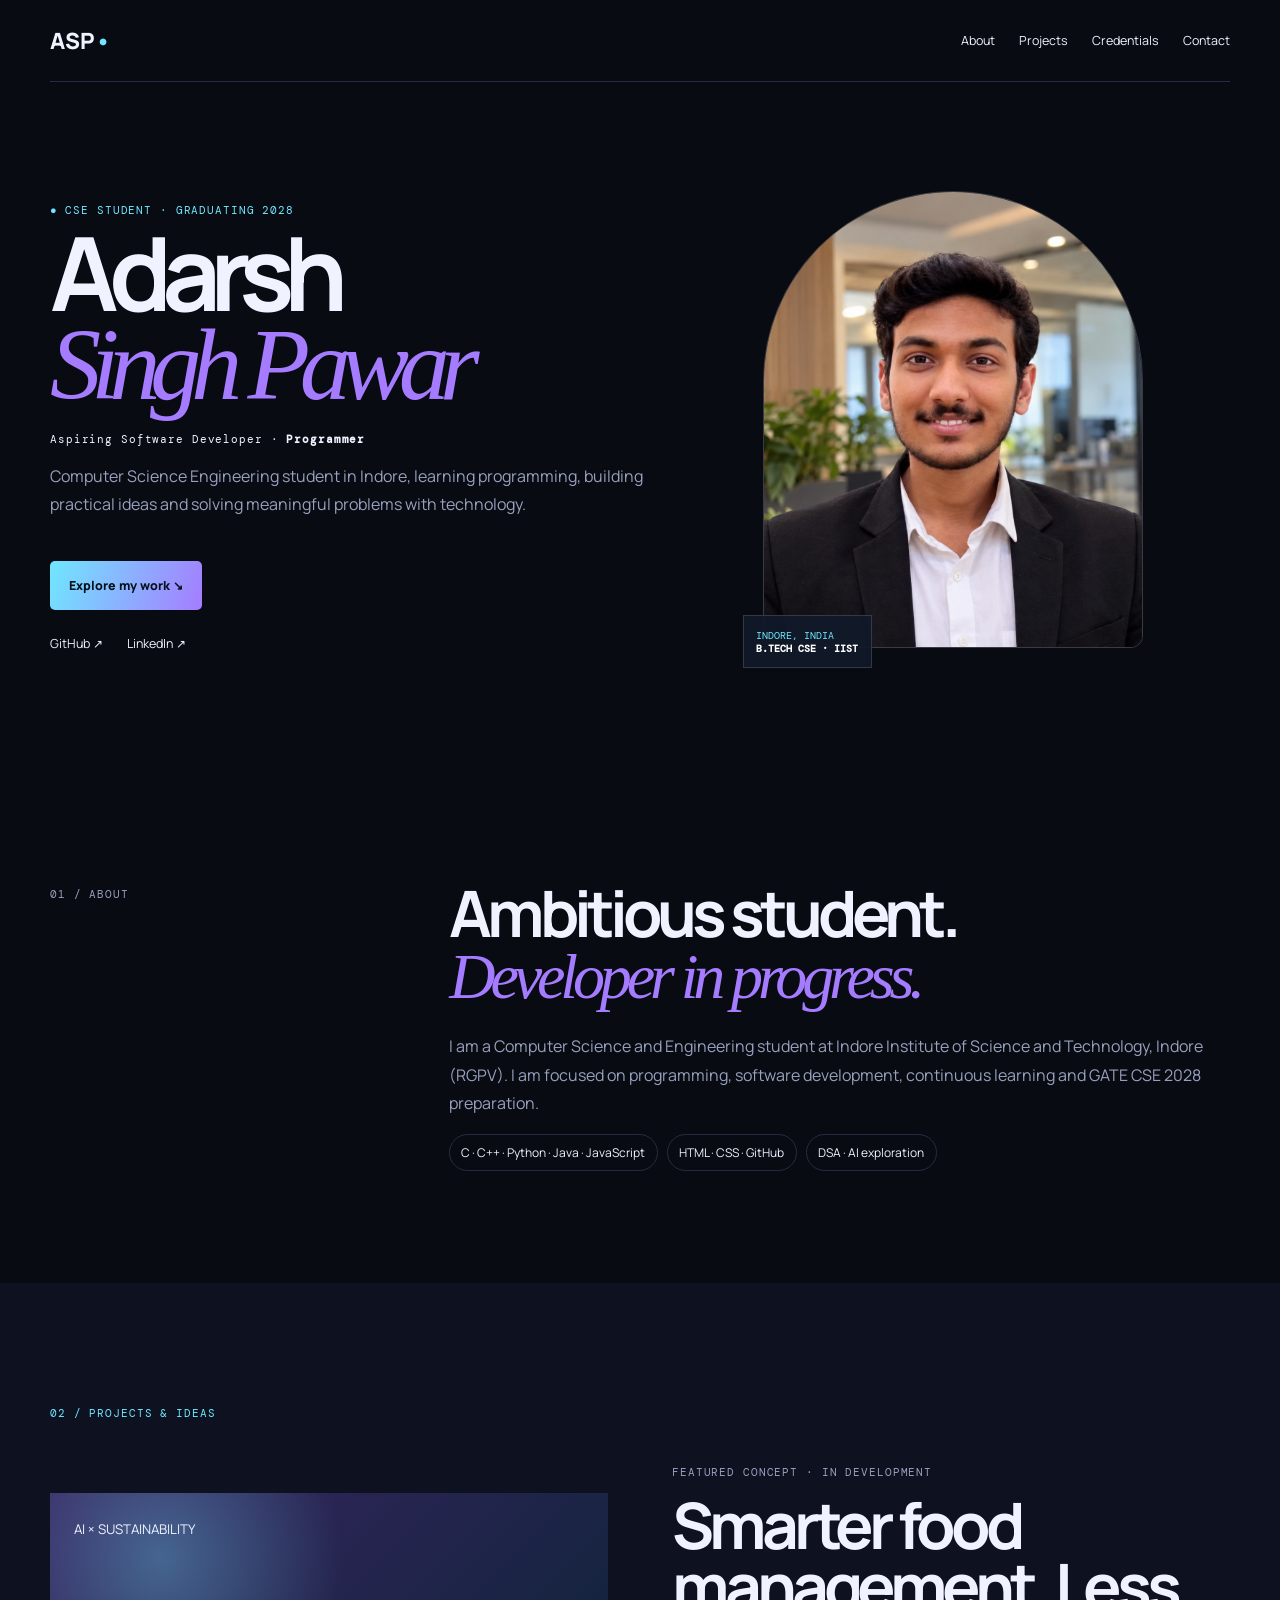
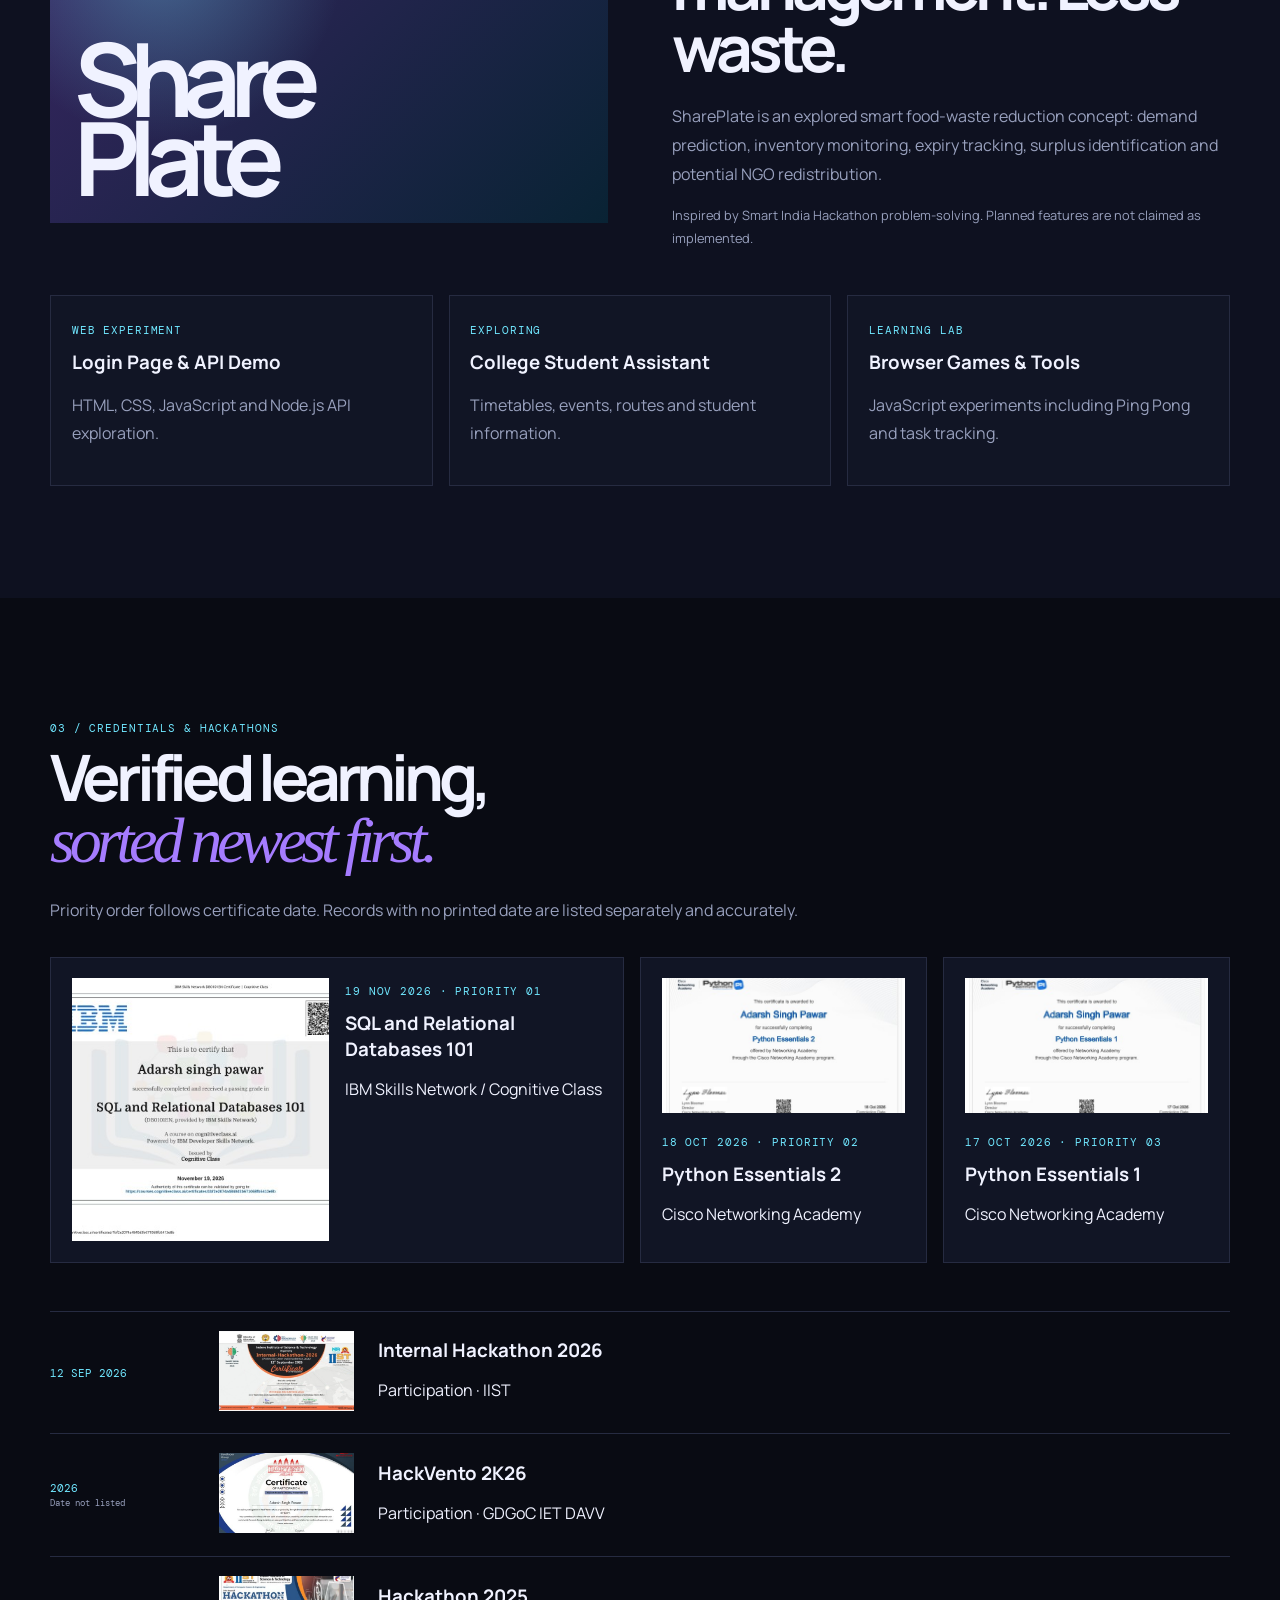
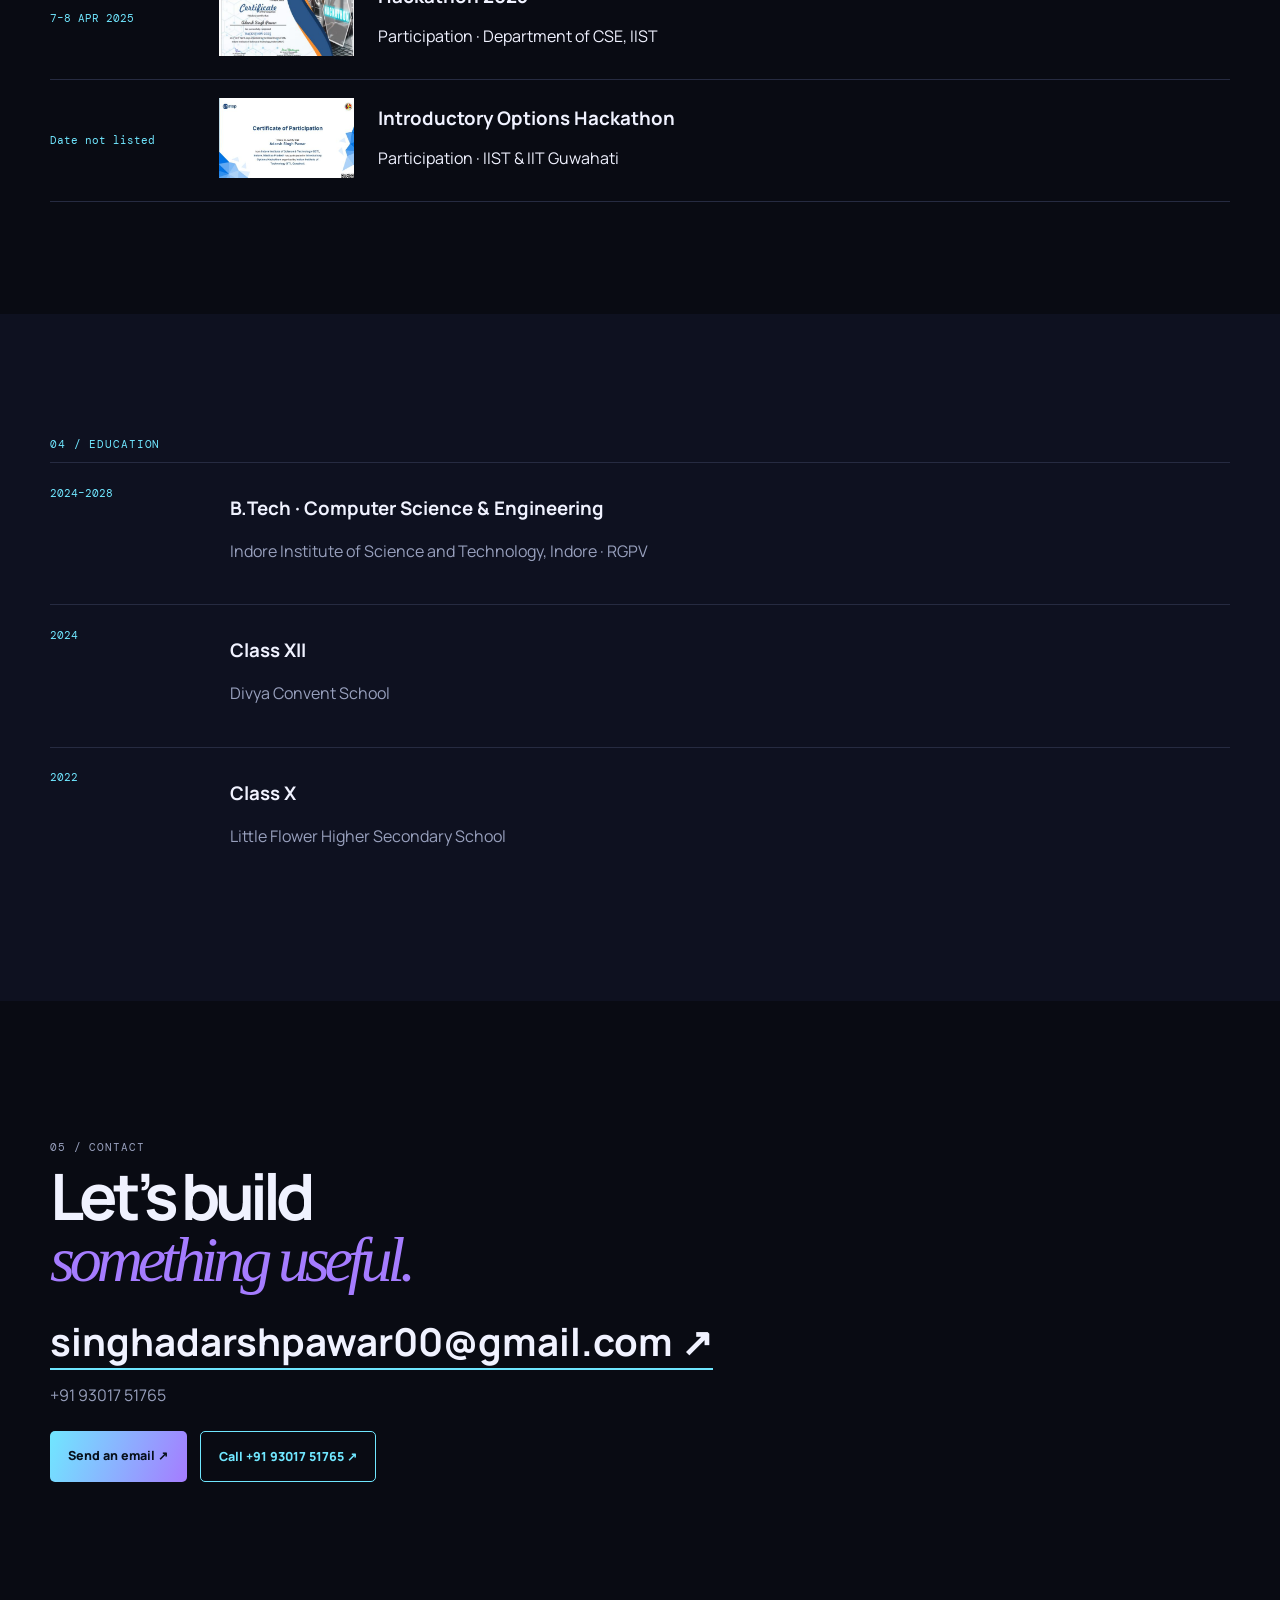
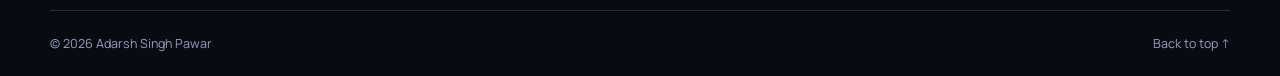
<file: index.html>
<!doctype html><html lang="en"><head><meta charset="UTF-8"><meta name="viewport" content="width=device-width,initial-scale=1"><title>Adarsh Singh Pawar | Portfolio</title><link rel="preconnect" href="https://fonts.googleapis.com"><link rel="preconnect" href="https://fonts.gstatic.com" crossorigin><link href="https://fonts.googleapis.com/css2?family=DM+Mono&family=Manrope:wght@400;600;700;800&display=swap" rel="stylesheet"><link rel="stylesheet" href="styles.css"></head><body><header><a class="logo" href="#home">ASP<span>•</span></a><button class="menu">Menu</button><nav><a href="#about">About</a><a href="#projects">Projects</a><a href="#credentials">Credentials</a><a href="#contact">Contact</a></nav></header><main id="home"><section class="hero wrap"><div><p class="label">● CSE STUDENT · GRADUATING 2028</p><h1>Adarsh<br><em>Singh Pawar</em></h1><p class="role">Aspiring Software Developer · <b id="role">Programmer</b></p><p class="lead">Computer Science Engineering student in Indore, learning programming, building practical ideas and solving meaningful problems with technology.</p><a class="button" href="#projects">Explore my work ↘</a><div class="links"><a href="https://github.com/adarsh70019">GitHub ↗</a><a href="https://www.linkedin.com/in/adarsh-singh-pawar-414971384">LinkedIn ↗</a></div></div><div class="portrait"><img src="assets/adarsh-pawar.png" alt="Adarsh Singh Pawar"><div>INDORE, INDIA<br><b>B.TECH CSE · IIST</b></div></div></section><section id="about" class="wrap section two"><p class="label">01 / ABOUT</p><div><h2>Ambitious student.<br><em>Developer in progress.</em></h2><p>I am a Computer Science and Engineering student at Indore Institute of Science and Technology, Indore (RGPV). I am focused on programming, software development, continuous learning and GATE CSE 2028 preparation.</p><div class="pills"><span>C · C++ · Python · Java · JavaScript</span><span>HTML · CSS · GitHub</span><span>DSA · AI exploration</span></div></div></section><section id="projects" class="dark section"><div class="wrap"><p class="label">02 / PROJECTS & IDEAS</p><article class="share"><div><small>AI × SUSTAINABILITY</small><strong>Share<br>Plate</strong></div><aside><p class="label">FEATURED CONCEPT · IN DEVELOPMENT</p><h2>Smarter food management. Less waste.</h2><p>SharePlate is an explored smart food-waste reduction concept: demand prediction, inventory monitoring, expiry tracking, surplus identification and potential NGO redistribution.</p><p class="note">Inspired by Smart India Hackathon problem-solving. Planned features are not claimed as implemented.</p></aside></article><div class="cards"><article><b>WEB EXPERIMENT</b><h3>Login Page & API Demo</h3><p>HTML, CSS, JavaScript and Node.js API exploration.</p></article><article><b>EXPLORING</b><h3>College Student Assistant</h3><p>Timetables, events, routes and student information.</p></article><article><b>LEARNING LAB</b><h3>Browser Games & Tools</h3><p>JavaScript experiments including Ping Pong and task tracking.</p></article></div></div></section><section id="credentials" class="wrap section"><p class="label">03 / CREDENTIALS & HACKATHONS</p><h2>Verified learning,<br><em>sorted newest first.</em></h2><p class="intro">Priority order follows certificate date. Records with no printed date are listed separately and accurately.</p><div class="certs"><article class="wide"><img src="assets/ibm-sql-relational-databases.png" alt="IBM SQL certificate"><div><b>19 NOV 2026 · PRIORITY 01</b><h3>SQL and Relational Databases 101</h3><p>IBM Skills Network / Cognitive Class</p></div></article><article><img src="assets/cisco-python-essentials-2.png" alt="Python Essentials 2"><b>18 OCT 2026 · PRIORITY 02</b><h3>Python Essentials 2</h3><p>Cisco Networking Academy</p></article><article><img src="assets/cisco-python-essentials-1.png" alt="Python Essentials 1"><b>17 OCT 2026 · PRIORITY 03</b><h3>Python Essentials 1</h3><p>Cisco Networking Academy</p></article></div><div class="timeline"><article><time>12 SEP 2026</time><img src="assets/sih-internal-hackathon-2026.png"><div><h3>Internal Hackathon 2026</h3><p>Participation · IIST</p></div></article><article><time>2026<br><small>Date not listed</small></time><img src="assets/hackvento-2k26.png"><div><h3>HackVento 2K26</h3><p>Participation · GDGoC IET DAVV</p></div></article><article><time>7–8 APR 2025</time><img src="assets/hackathon-2025-iist.png"><div><h3>Hackathon 2025</h3><p>Participation · Department of CSE, IIST</p></div></article><article><time>Date not listed</time><img src="assets/options-hackathon.png"><div><h3>Introductory Options Hackathon</h3><p>Participation · IIST & IIT Guwahati</p></div></article></div></section><section class="dark section"><div class="wrap"><p class="label">04 / EDUCATION</p><div class="edu"><article><b>2024–2028</b><div><h3>B.Tech · Computer Science & Engineering</h3><p>Indore Institute of Science and Technology, Indore · RGPV</p></div></article><article><b>2024</b><div><h3>Class XII</h3><p>Divya Convent School</p></div></article><article><b>2022</b><div><h3>Class X</h3><p>Little Flower Higher Secondary School</p></div></article></div></div></section><section id="contact" class="wrap contact"><p class="label">05 / CONTACT</p><h2>Let’s build<br><em>something useful.</em></h2><a href="mailto:singhadarshpawar00@gmail.com">singhadarshpawar00@gmail.com ↗</a><p>+91 93017 51765</p></section></main><footer>© 2026 Adarsh Singh Pawar <a href="#home">Back to top ↑</a></footer><script src="script.js"></script></body></html>
</file>
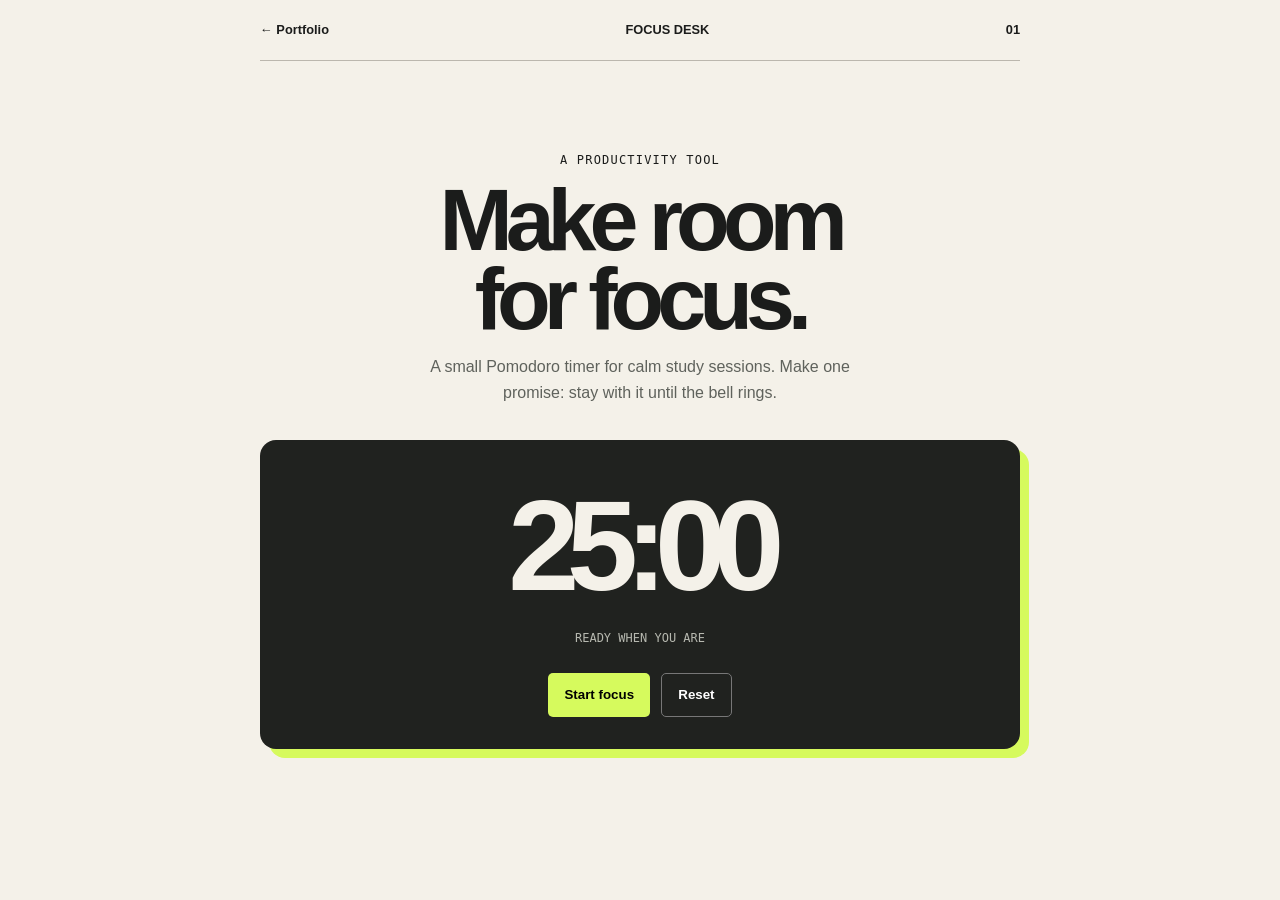
<file: projects/focus-desk.html>
<!doctype html>
<html lang="en"><head><meta charset="UTF-8"><meta name="viewport" content="width=device-width,initial-scale=1.0"><title>Focus Desk — Adarsh Pawar</title><style>
*{box-sizing:border-box}body{margin:0;background:#f4f1e9;color:#1b1c1b;font-family:Arial,sans-serif}.wrap{width:min(760px,calc(100% - 2rem));margin:auto}.top{display:flex;justify-content:space-between;padding:1.4rem 0;border-bottom:1px solid #bbb7ae;font-size:.8rem;font-weight:bold}.top a{color:inherit;text-decoration:none}.app{text-align:center;padding:5rem 0}.tag{font:12px monospace;letter-spacing:.1em}.app h1{font-size:clamp(3rem,10vw,5.5rem);letter-spacing:-.08em;line-height:.9;margin:.8rem 0 1rem}.copy{max-width:420px;margin:0 auto 2.2rem;color:#5f625c;line-height:1.6}.timer{background:#20221f;color:#f4f1e9;padding:2rem;border-radius:16px;box-shadow:9px 9px 0 #d6fa5d}.time{font-size:clamp(4rem,17vw,8rem);font-weight:800;letter-spacing:-.1em}.status{font:12px monospace;color:#b6b8af}.buttons{display:flex;justify-content:center;gap:.7rem;margin-top:1.7rem}.buttons button{border:0;padding:.85rem 1rem;border-radius:5px;background:#d6fa5d;font-weight:bold;cursor:pointer}.buttons button+button{background:transparent;color:white;border:1px solid #777}
</style></head><body><main class="wrap"><header class="top"><a href="../index.html">← Portfolio</a><b>FOCUS DESK</b><span>01</span></header><section class="app"><p class="tag">A PRODUCTIVITY TOOL</p><h1>Make room<br>for focus.</h1><p class="copy">A small Pomodoro timer for calm study sessions. Make one promise: stay with it until the bell rings.</p><div class="timer"><div id="time" class="time">25:00</div><p id="status" class="status">READY WHEN YOU ARE</p><div class="buttons"><button id="start">Start focus</button><button id="reset">Reset</button></div></div></section></main><script>const time=document.querySelector('#time'),status=document.querySelector('#status'),start=document.querySelector('#start');let seconds=1500,timer;function draw(){time.textContent=String(Math.floor(seconds/60)).padStart(2,'0')+':'+String(seconds%60).padStart(2,'0')}function stop(){clearInterval(timer);timer=null;start.textContent='Start focus'}start.onclick=()=>{if(timer){stop();return}timer=setInterval(()=>{if(seconds<=0){stop();status.textContent='SESSION COMPLETE — NICE WORK';return}seconds--;draw()},1000);status.textContent='ONE THING AT A TIME';start.textContent='Pause'};document.querySelector('#reset').onclick=()=>{stop();seconds=1500;status.textContent='READY WHEN YOU ARE';draw()}</script></body></html>
</file>
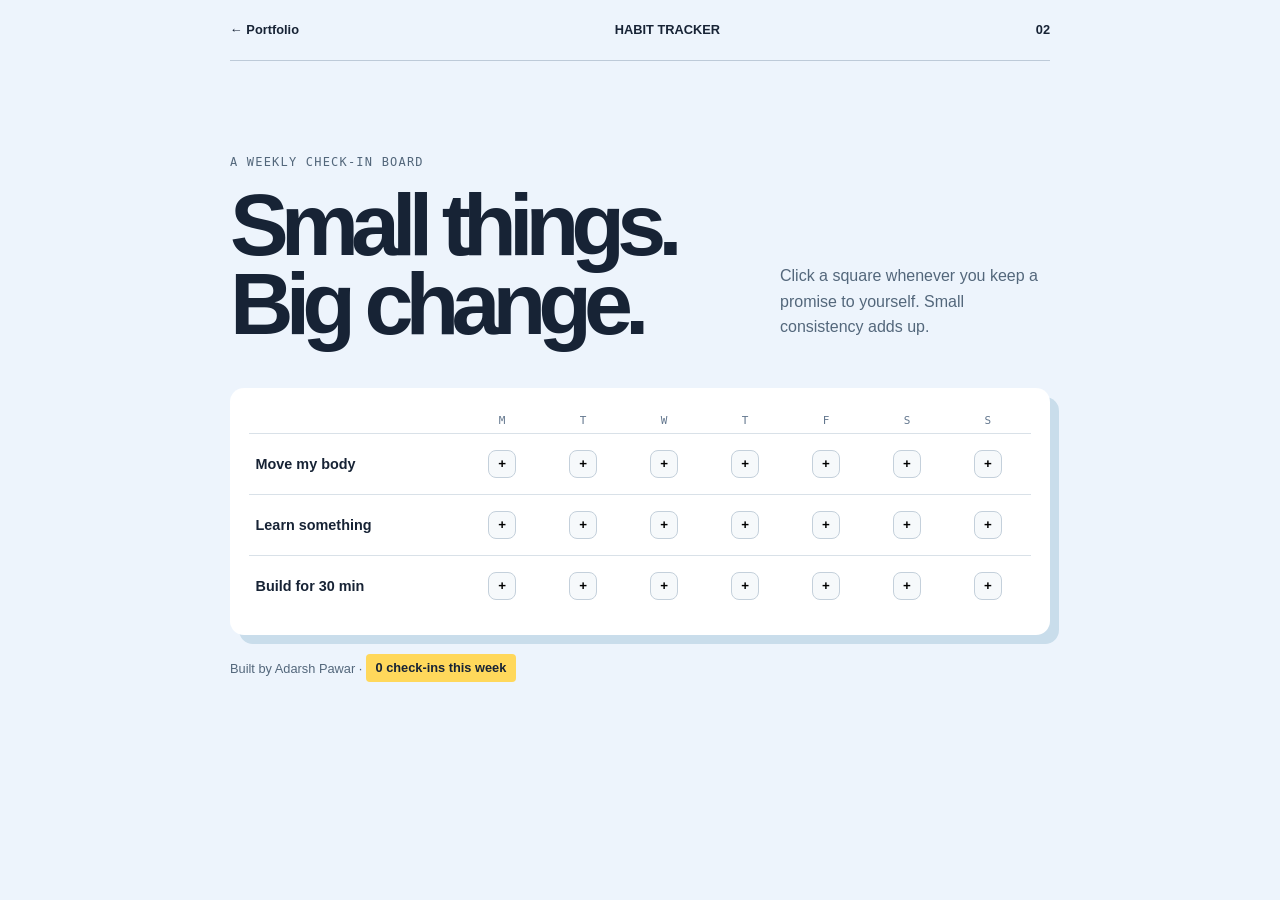
<file: projects/habit-tracker.html>
<!doctype html>
<html lang="en"><head><meta charset="UTF-8"><meta name="viewport" content="width=device-width,initial-scale=1.0"><title>Habit Tracker — Adarsh Pawar</title><style>*{box-sizing:border-box}body{margin:0;background:#edf4fc;color:#172335;font-family:Arial,sans-serif}.wrap{width:min(820px,calc(100% - 2rem));margin:auto}.top{display:flex;justify-content:space-between;padding:1.4rem 0;border-bottom:1px solid #bdcad8;font-size:.8rem;font-weight:bold}.top a{color:inherit;text-decoration:none}.app{padding:5rem 0}.tag{font:12px monospace;letter-spacing:.1em}.intro{display:flex;justify-content:space-between;gap:2rem;align-items:end}.intro h1{font-size:clamp(3rem,10vw,5.5rem);letter-spacing:-.09em;line-height:.9;margin:.8rem 0}.intro p{max-width:270px;color:#53677b;line-height:1.6}.board{margin-top:2rem;padding:1.2rem;background:white;border-radius:14px;box-shadow:9px 9px 0 #c9ddeb;overflow:auto}.days,.habit{display:grid;grid-template-columns:1.8fr repeat(7,.65fr);gap:.5rem;min-width:590px}.days{font:11px monospace;color:#63778e;text-align:center;padding:.4rem}.habit{align-items:center;border-top:1px solid #d9e1e8;padding:1rem .4rem}.habit label{font-weight:bold;font-size:.9rem}.habit button{width:28px;height:28px;justify-self:center;border:1px solid #c4d0db;border-radius:8px;background:#f6f9fb;cursor:pointer;font-weight:bold}.habit button.done{background:#ffd85b;border-color:#172335}.footer{margin-top:1.6rem;font-size:.8rem;color:#53677b}.footer b{padding:.4rem .6rem;background:#ffd85b;color:#172335;border-radius:4px}@media(max-width:600px){.intro{display:block}.intro p{margin-top:1.5rem}}
</style></head><body><main class="wrap"><header class="top"><a href="../index.html">← Portfolio</a><b>HABIT TRACKER</b><span>02</span></header><section class="app"><div class="intro"><div><p class="tag">A WEEKLY CHECK-IN BOARD</p><h1>Small things.<br>Big change.</h1></div><p>Click a square whenever you keep a promise to yourself. Small consistency adds up.</p></div><div class="board"><div class="days"><span></span><span>M</span><span>T</span><span>W</span><span>T</span><span>F</span><span>S</span><span>S</span></div><div class="habit"><label>Move my body</label><button>+</button><button>+</button><button>+</button><button>+</button><button>+</button><button>+</button><button>+</button></div><div class="habit"><label>Learn something</label><button>+</button><button>+</button><button>+</button><button>+</button><button>+</button><button>+</button><button>+</button></div><div class="habit"><label>Build for 30 min</label><button>+</button><button>+</button><button>+</button><button>+</button><button>+</button><button>+</button><button>+</button></div></div><p class="footer">Built by Adarsh Pawar · <b><span id="count">0</span> check-ins this week</b></p></section></main><script>const count=document.querySelector('#count');document.querySelectorAll('.habit button').forEach(b=>b.onclick=()=>{b.classList.toggle('done');b.textContent=b.classList.contains('done')?'✓':'+';count.textContent=document.querySelectorAll('.done').length})</script></body></html>
</file>
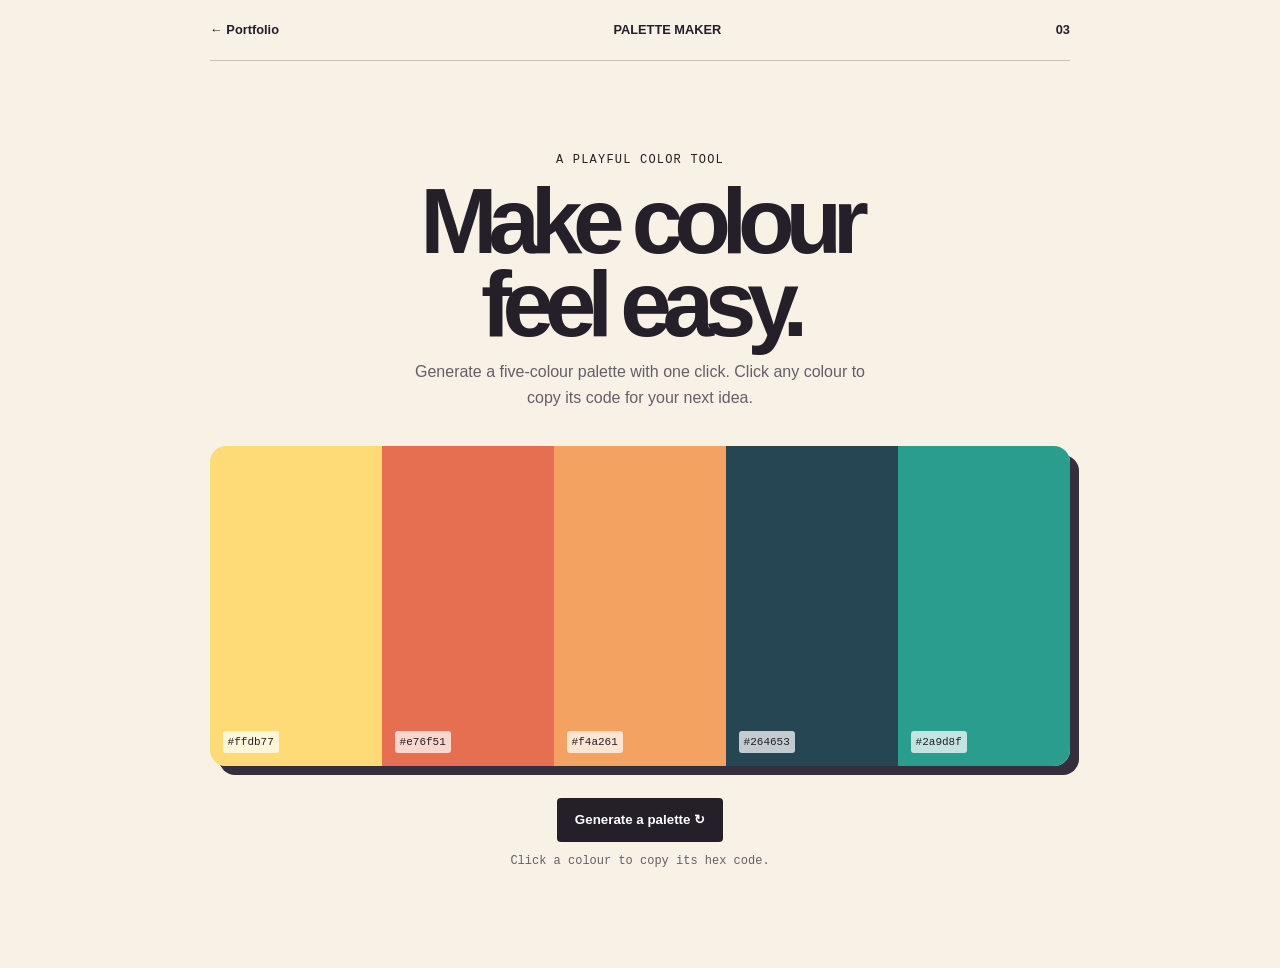
<file: projects/palette-maker.html>
<!doctype html>
<html lang="en"><head><meta charset="UTF-8"><meta name="viewport" content="width=device-width,initial-scale=1.0"><title>Palette Maker — Adarsh Pawar</title><style>*{box-sizing:border-box}body{margin:0;background:#f8f1e6;color:#241f29;font-family:Arial,sans-serif}.wrap{width:min(860px,calc(100% - 2rem));margin:auto}.top{display:flex;justify-content:space-between;padding:1.4rem 0;border-bottom:1px solid #c9c0b4;font-size:.8rem;font-weight:bold}.top a{color:inherit;text-decoration:none}.app{text-align:center;padding:5rem 0}.tag{font:12px monospace;letter-spacing:.1em}.app h1{font-size:clamp(3rem,10vw,5.8rem);line-height:.9;letter-spacing:-.1em;margin:.8rem 0}.copy{max-width:450px;margin:0 auto 2.2rem;color:#655d69;line-height:1.6}.palette{display:grid;grid-template-columns:repeat(5,1fr);min-height:320px;border-radius:16px;overflow:hidden;box-shadow:9px 9px 0 #342e3d}.color{display:flex;align-items:end;padding:.8rem;cursor:pointer;transition:transform .2s}.color:hover{transform:scale(.98)}.color span{padding:.3rem;background:#ffffffb8;border-radius:3px;font:11px monospace}.action{margin-top:2rem;border:0;border-radius:4px;padding:.9rem 1.1rem;background:#241f29;color:white;font-weight:bold;cursor:pointer}.message{height:1.4rem;color:#655d69;font:12px monospace}@media(max-width:500px){.palette{min-height:210px}.color span{writing-mode:vertical-rl;transform:rotate(180deg);font-size:8px}}
</style></head><body><main class="wrap"><header class="top"><a href="../index.html">← Portfolio</a><b>PALETTE MAKER</b><span>03</span></header><section class="app"><p class="tag">A PLAYFUL COLOR TOOL</p><h1>Make colour<br>feel easy.</h1><p class="copy">Generate a five-colour palette with one click. Click any colour to copy its code for your next idea.</p><div class="palette" id="palette"></div><button class="action" id="new">Generate a palette ↻</button><p class="message" id="message">Click a colour to copy its hex code.</p></section></main><script>const palettes=[['#ffdb77','#e76f51','#f4a261','#264653','#2a9d8f'],['#d8f171','#6d9dc5','#4d4c7d','#342e37','#f8f1e6'],['#ff9f68','#f9dc5c','#ef8354','#4f5d75','#2d3142']];let i=0;const palette=document.querySelector('#palette'),message=document.querySelector('#message');function render(){palette.innerHTML='';palettes[i].forEach(hex=>{const c=document.createElement('div');c.className='color';c.style.background=hex;c.innerHTML='<span>'+hex+'</span>';c.onclick=()=>{navigator.clipboard.writeText(hex);message.textContent=hex+' copied to clipboard'};palette.append(c)})}document.querySelector('#new').onclick=()=>{i=(i+1)%palettes.length;message.textContent='Fresh palette, ready to explore.';render()};render()</script></body></html>
</file>
<file: styles.css>
:root{--bg:#090b13;--panel:#111525;--text:#f0f2ff;--muted:#98a0bd;--cyan:#70e7ff;--purple:#a57cff;--line:#262b41}*{box-sizing:border-box}html{scroll-behavior:smooth}body{margin:0;background:var(--bg);color:var(--text);font-family:Manrope,sans-serif}a{color:inherit;text-decoration:none}header,.wrap,footer{width:min(1180px,calc(100% - 2.5rem));margin:auto}header{height:82px;display:flex;align-items:center;justify-content:space-between;border-bottom:1px solid var(--line)}.logo{font-weight:800;font-size:1.4rem}.logo span,.label,.certs b,.cards b{color:var(--cyan)}nav,.links{display:flex;gap:1.5rem}nav a,.links,a,footer{font-size:.78rem}.menu{display:none}.hero{min-height:680px;display:grid;grid-template-columns:1.15fr .85fr;gap:5rem;align-items:center}.label,.role,.certs b,.cards b{font:11px 'DM Mono',monospace;letter-spacing:.08em}.label{color:var(--cyan)}h1{font-size:clamp(4rem,8vw,8rem);line-height:.85;letter-spacing:-.1em;margin:.8rem 0 1.5rem}h2{font-size:clamp(2.5rem,5vw,5rem);letter-spacing:-.08em;line-height:.96;margin:.5rem 0 1.5rem}em{font-family:Georgia,serif;font-weight:400;color:var(--purple)}.lead,.two p,.share p,.cards p,.intro,.edu p{color:var(--muted);line-height:1.8}.button{display:inline-block;margin:1.6rem 0;padding:1rem 1.2rem;background:linear-gradient(110deg,var(--cyan),var(--purple));color:#07101b;font-weight:800;border-radius:5px}.portrait{position:relative}.portrait img{width:100%;max-width:380px;aspect-ratio:.83;object-fit:cover;border-radius:190px 190px 12px 12px;border:1px solid #ffffff33}.portrait div{position:absolute;bottom:-15px;left:-20px;background:#111a2ae8;border:1px solid #ffffff24;padding:.8rem;font:10px 'DM Mono',monospace;color:var(--cyan)}.portrait b{color:white}.section{padding:7rem 0}.two{display:grid;grid-template-columns:.45fr 1fr;gap:3rem}.pills{display:flex;flex-wrap:wrap;gap:.6rem}.pills span{border:1px solid var(--line);padding:.55rem .7rem;border-radius:30px;font-size:.75rem}.dark{background:#0e1120}.share{display:grid;grid-template-columns:1fr 1fr;gap:4rem;margin-top:2rem;align-items:center}.share>div{min-height:330px;padding:1.5rem;background:radial-gradient(circle at 20% 20%,#70e7ff55,transparent 35%),linear-gradient(135deg,#392562,#092334)}.share strong{display:block;margin-top:100px;font-size:clamp(4rem,8vw,7rem);letter-spacing:-.11em;line-height:.78}.note{font-size:.8rem}.cards,.certs{display:grid;grid-template-columns:repeat(3,1fr);gap:1rem;margin-top:2rem}.cards article,.certs article{padding:1.3rem;background:var(--panel);border:1px solid var(--line)}.cards h3,.certs h3,.timeline h3,.edu h3{margin:.6rem 0}.certs{grid-template-columns:2fr 1fr 1fr}.certs img{display:block;width:100%;height:135px;object-fit:cover;margin-bottom:1rem}.certs .wide{display:grid;grid-template-columns:1fr 1fr;gap:1rem}.certs .wide img{height:100%;margin:0}.timeline{margin-top:3rem;border-top:1px solid var(--line)}.timeline article{display:grid;grid-template-columns:145px 135px 1fr;gap:1.5rem;align-items:center;padding:1rem 0;border-bottom:1px solid var(--line)}time{font:11px 'DM Mono',monospace;color:var(--cyan)}time small{color:var(--muted)}.timeline img{width:135px;height:80px;object-fit:cover}.edu article{display:grid;grid-template-columns:180px 1fr;padding:1.4rem 0;border-top:1px solid var(--line)}.edu b{color:var(--cyan);font:11px 'DM Mono',monospace}.contact{padding:8rem 0}.contact>a{font-size:clamp(1.1rem,3vw,2.5rem);font-weight:700;border-bottom:2px solid var(--cyan)}.contact p{color:var(--muted)}footer{display:flex;justify-content:space-between;padding:1.5rem 0;border-top:1px solid var(--line);color:var(--muted)}@media(max-width:750px){header{height:65px}.menu{display:block;background:none;border:0;color:white}nav{display:none}.hero,.two,.share{grid-template-columns:1fr;gap:2rem}.hero{padding:4rem 0}.portrait{width:80%;margin:auto}.section{padding:5rem 0}.cards,.certs{grid-template-columns:1fr}.certs .wide{grid-template-columns:1fr}.certs .wide img{height:auto}.timeline article{grid-template-columns:1fr}.timeline img{width:100%;height:auto}.edu article{grid-template-columns:1fr;gap:.7rem}}
:root{--effect-cyan:#70e7ff}.certificate-image{display:block;position:relative;overflow:hidden}.certificate-image img{transition:transform .35s,filter .35s}.certificate-image:after{content:'Open certificate ↗';position:absolute;right:.5rem;bottom:.5rem;padding:.35rem .5rem;background:#090b13df;color:var(--effect-cyan);font:10px 'DM Mono',monospace;opacity:0;transform:translateY(6px);transition:.25s}.certificate-image:hover img{transform:scale(1.05);filter:brightness(.75)}.certificate-image:hover:after{opacity:1;transform:none}.contact-buttons{display:flex;gap:.8rem;flex-wrap:wrap;margin-top:1.6rem}.contact-buttons a{padding:1rem 1.15rem;border-radius:5px;font-weight:800}.email-button{background:linear-gradient(110deg,#70e7ff,#a57cff);color:#07101b}.call-button{border:1px solid #70e7ff;color:#70e7ff}.reveal{opacity:0;transform:translateY(18px);transition:opacity .55s,transform .55s}.reveal.visible{opacity:1;transform:none}
</file>
